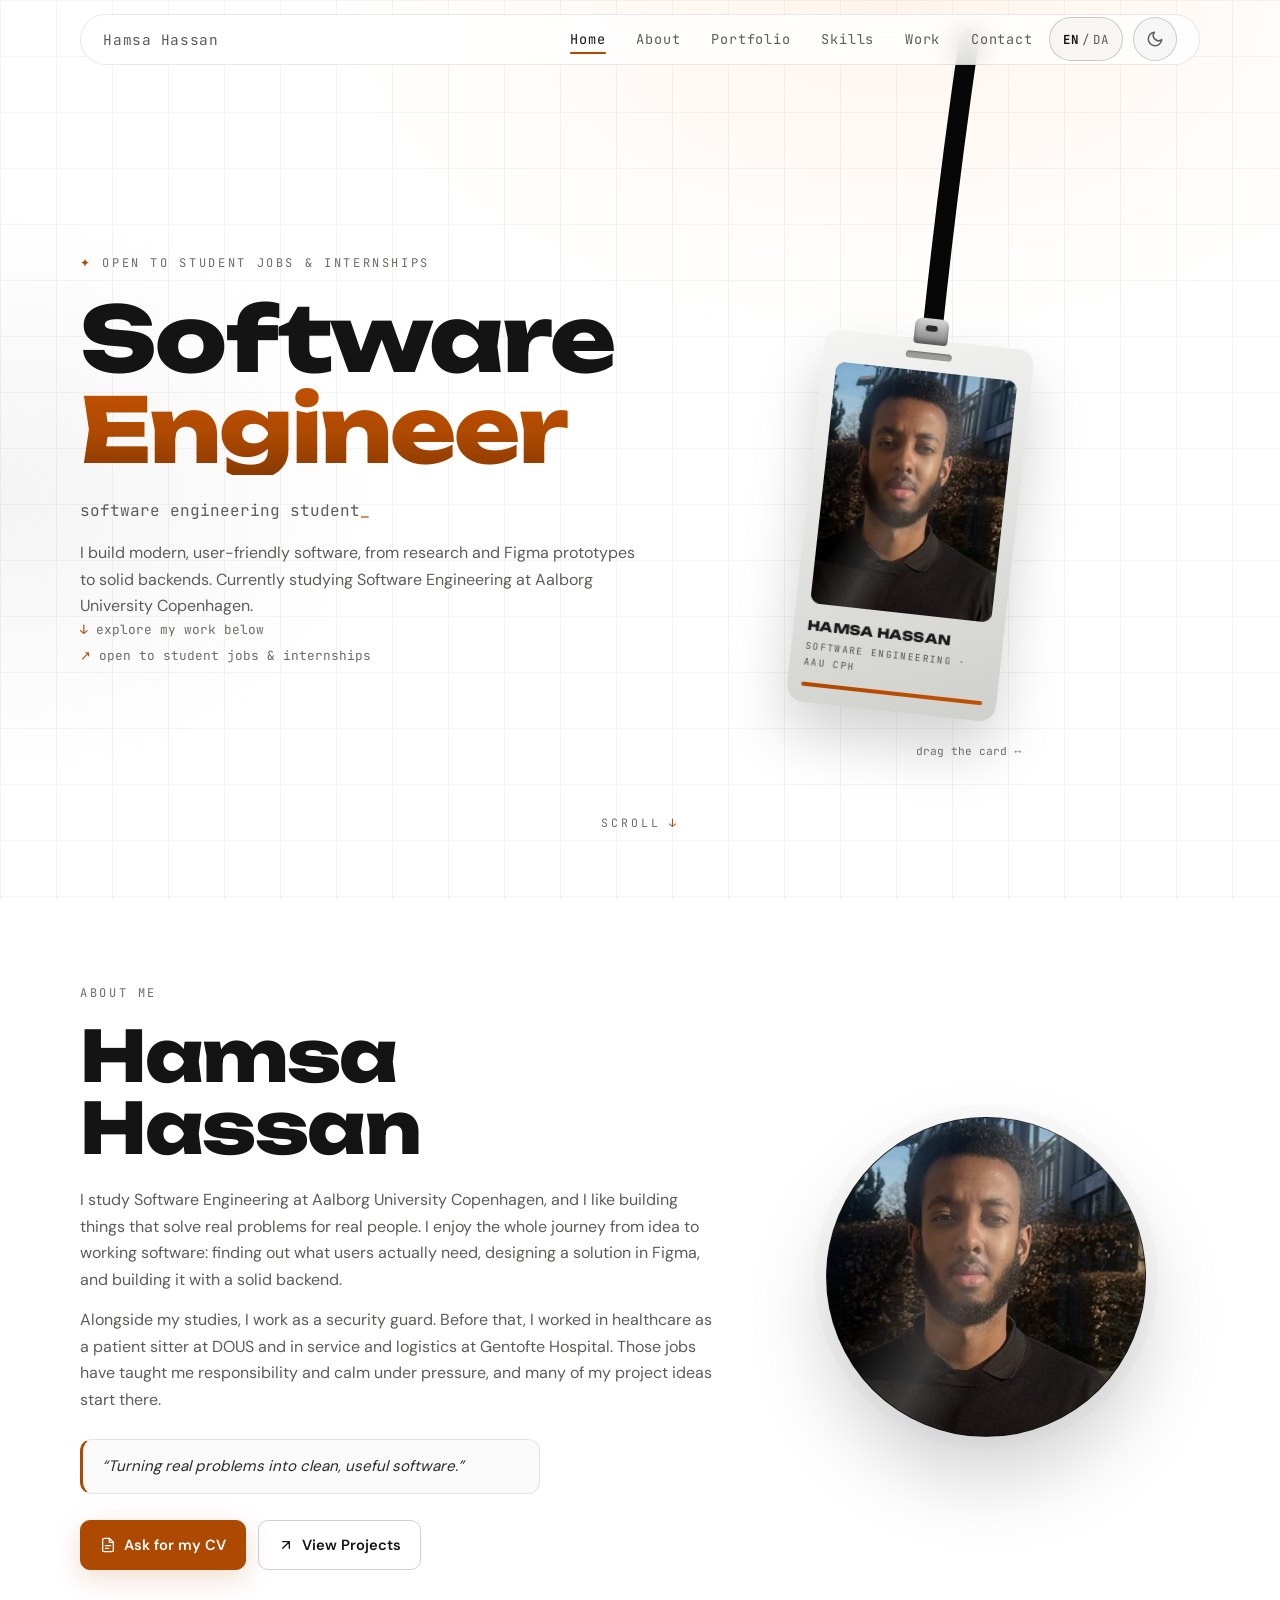
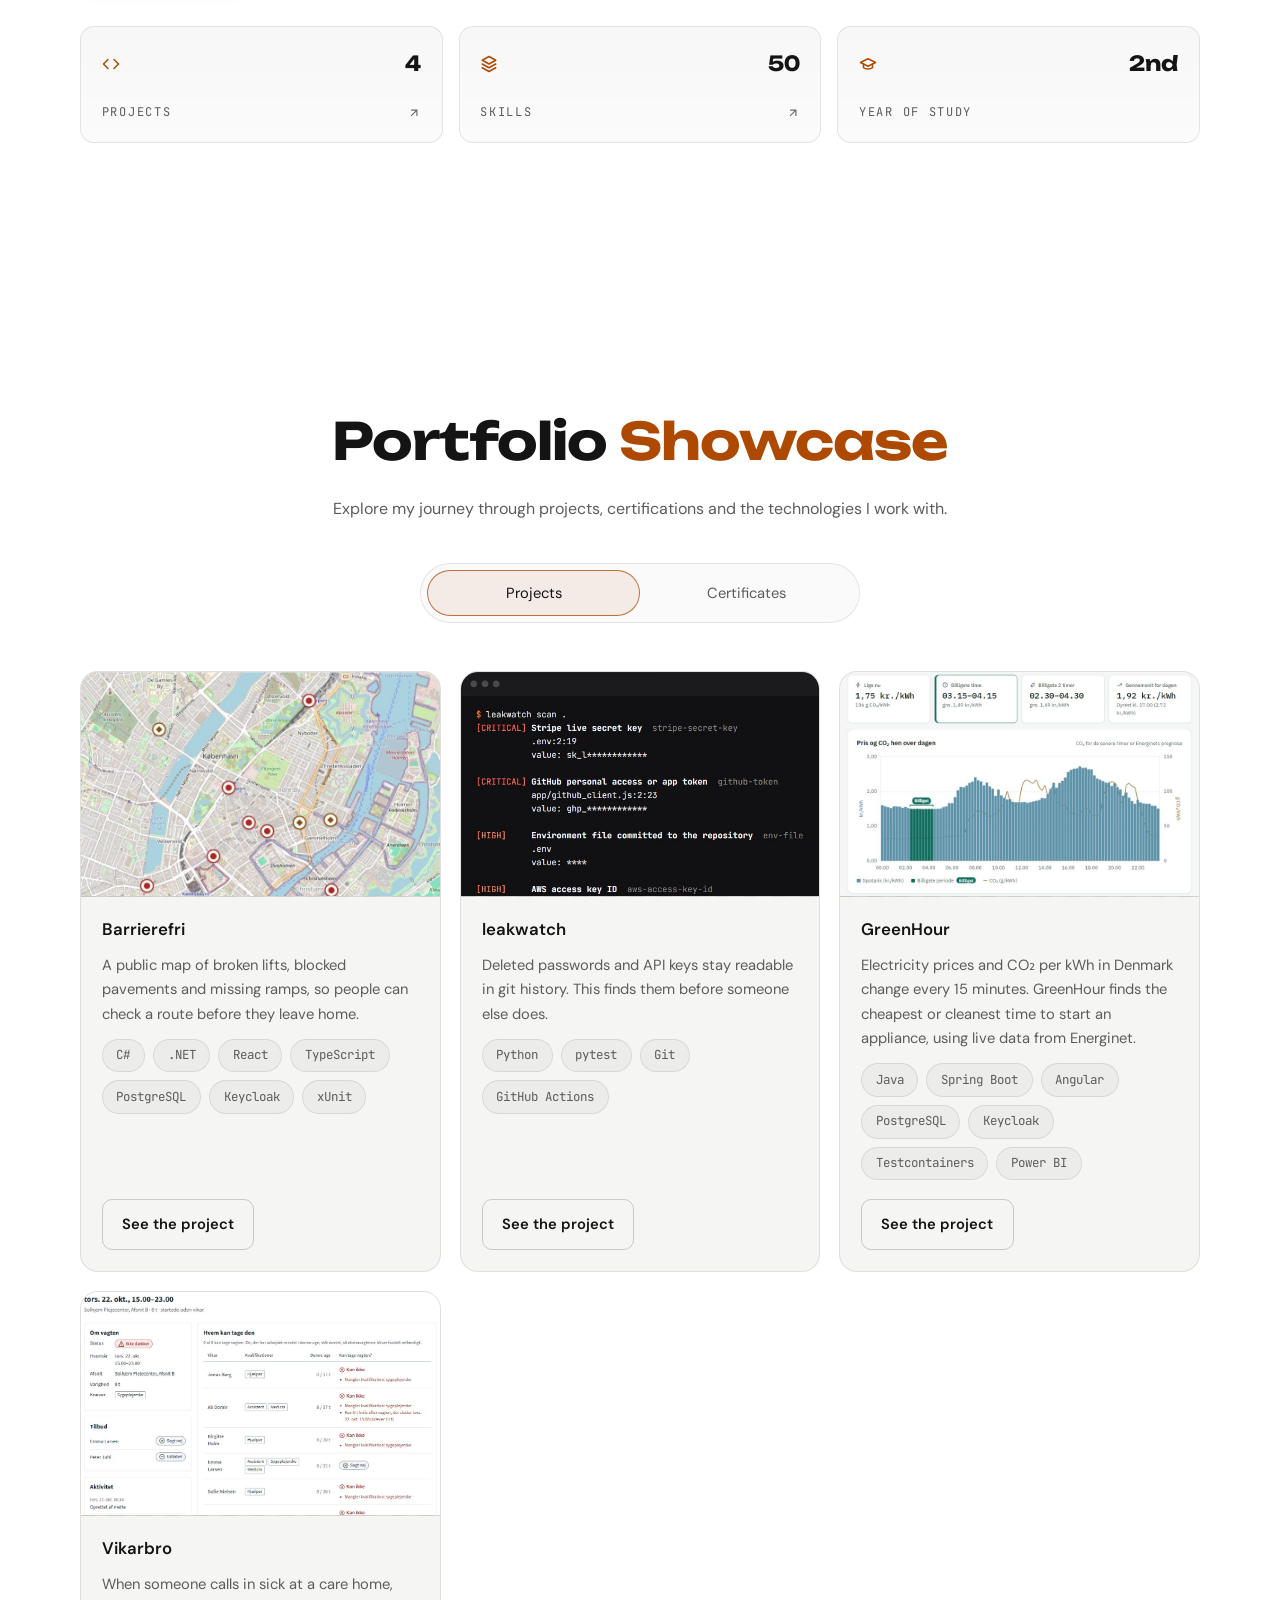
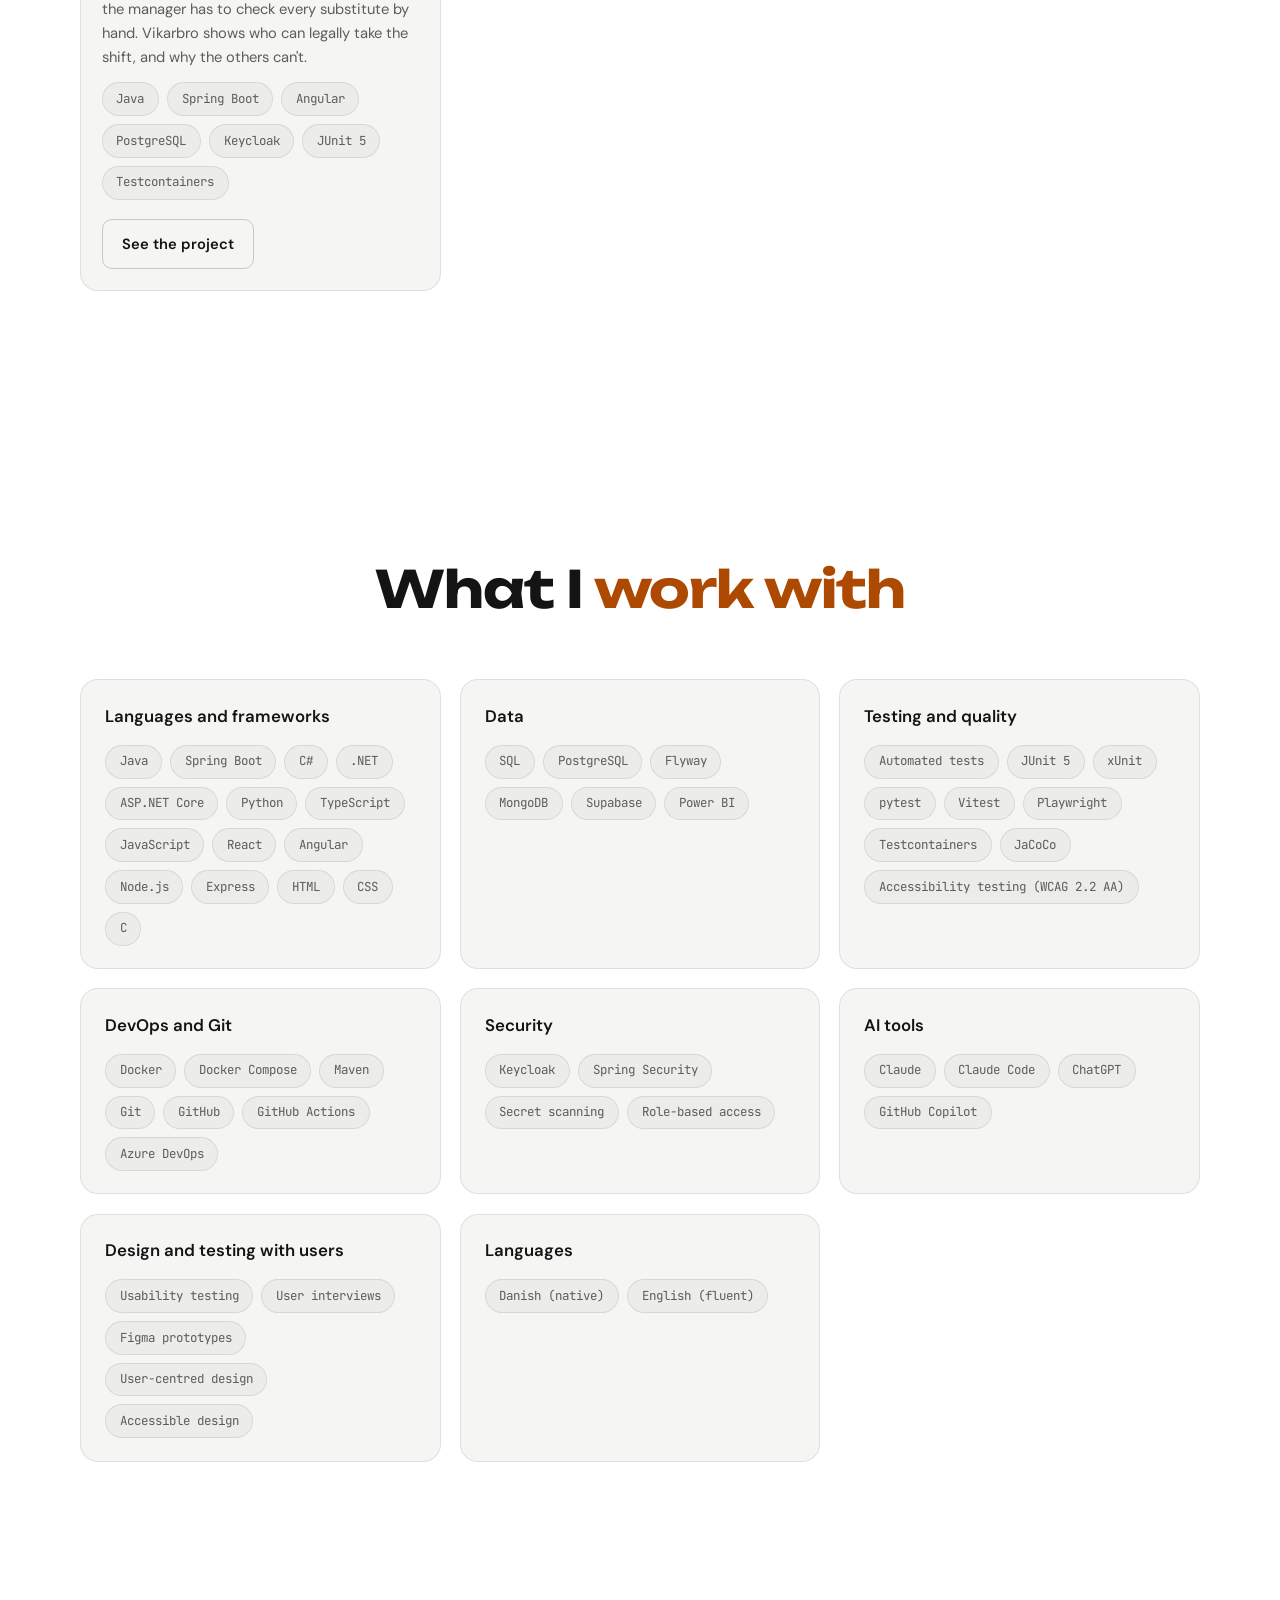
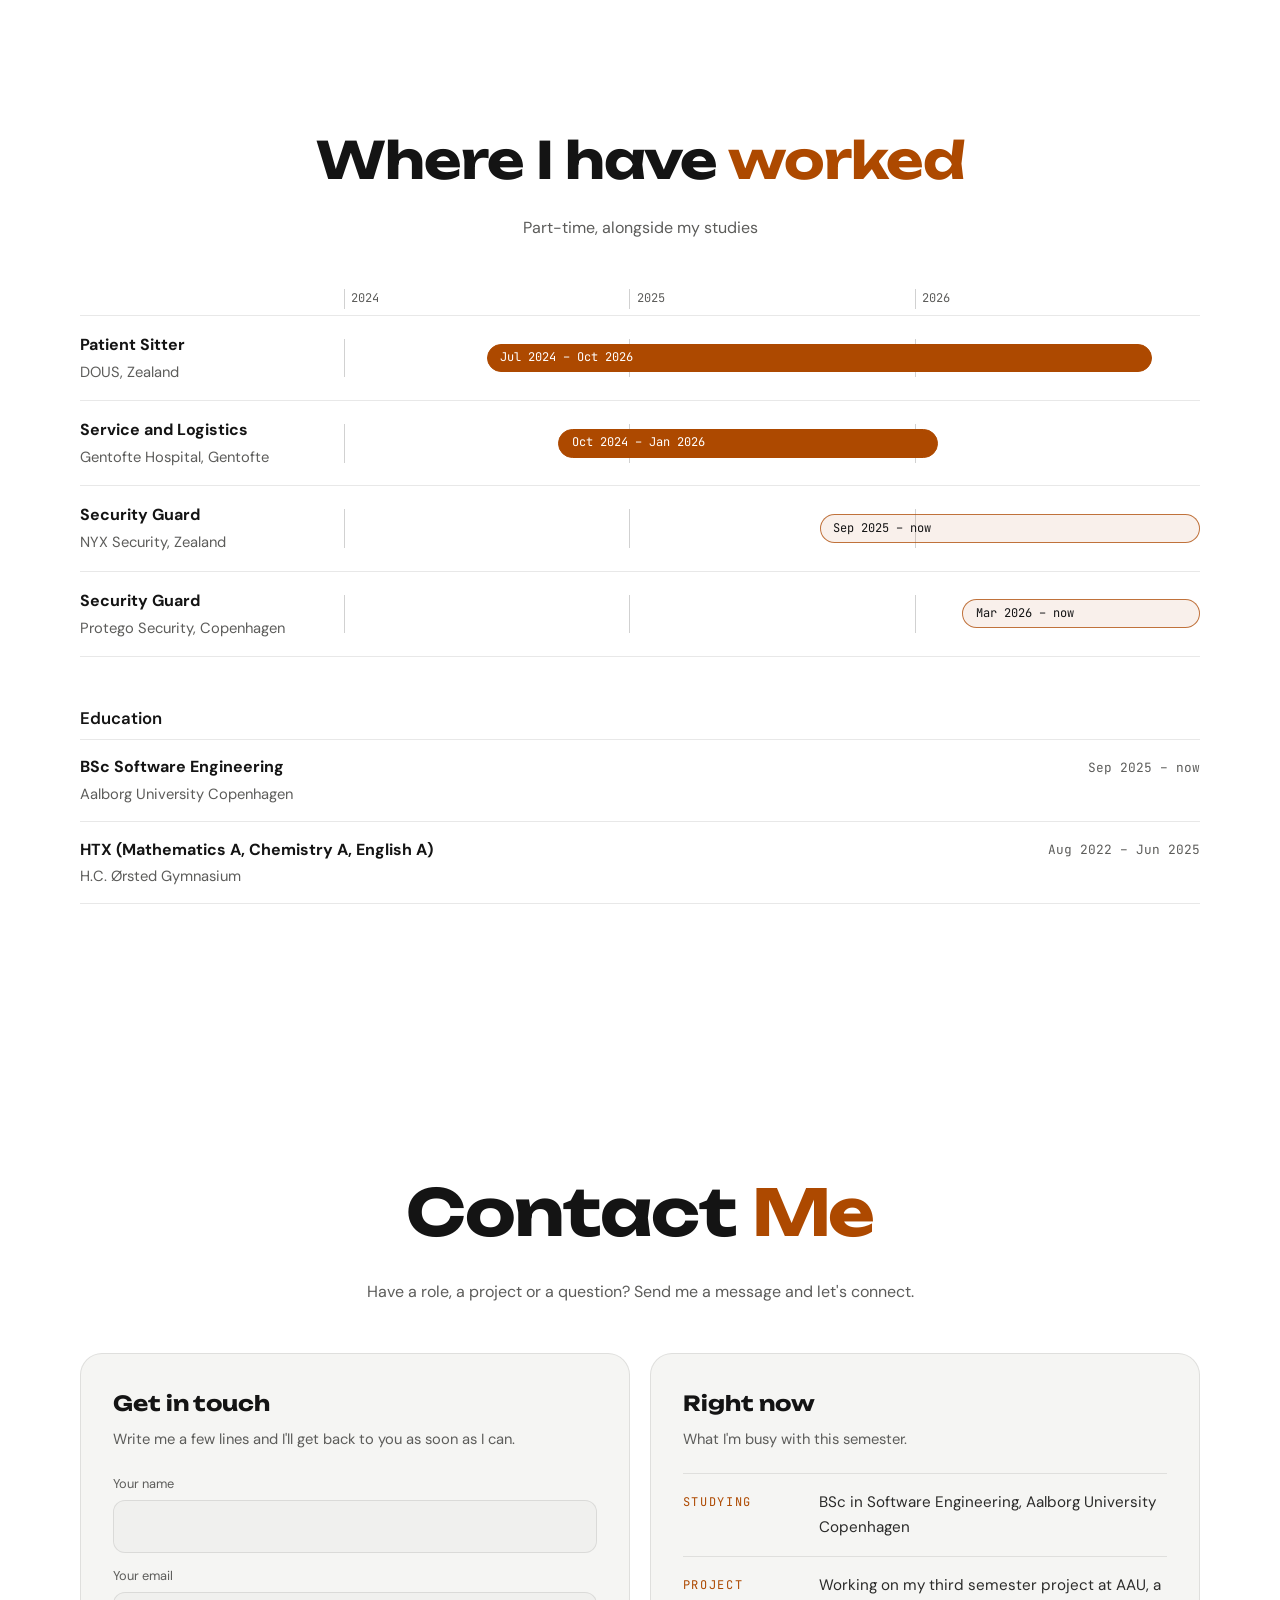
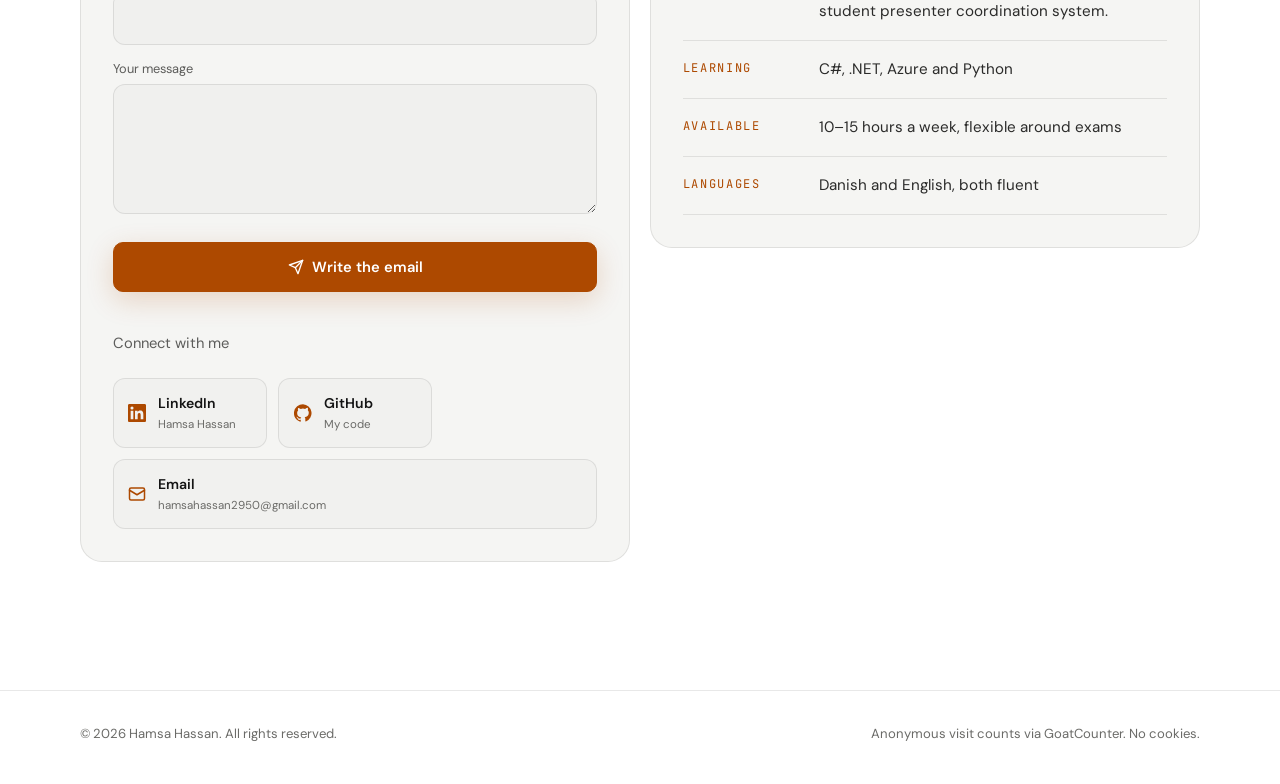
<file: index.html>
<!DOCTYPE html>
<html lang="en">
<head>
<meta charset="utf-8">
<meta name="viewport" content="width=device-width, initial-scale=1">
<!-- Title and description stay here in English for search engines and link previews.
     js/main.js sets them in the visitor's language. All other text is in TEXT in js/main.js. -->
<title>Hamsa Hassan | Software Engineering student, Copenhagen</title>
<meta name="description" content="Hamsa Hassan, Software Engineering student at Aalborg University Copenhagen. I build web applications with Java, C#, TypeScript, Angular and React.">
<link rel="canonical" href="https://hamsaalt.github.io/">
<meta name="theme-color" content="#0b0b0c">
<link rel="icon" href="images/favicon.svg" type="image/svg+xml">
<meta property="og:type" content="website">
<meta property="og:url" content="https://hamsaalt.github.io/">
<meta property="og:title" content="Hamsa Hassan | Software Engineering student, Copenhagen">
<meta property="og:description" content="Hamsa Hassan, Software Engineering student at Aalborg University Copenhagen. I build web applications with Java, C#, TypeScript, Angular and React.">
<meta property="og:image" content="https://hamsaalt.github.io/images/og.jpg">
<meta property="og:image:width" content="1200">
<meta property="og:image:height" content="630">
<meta property="og:image:alt" content="The top of Hamsa Hassan's portfolio: the heading Software Engineer and an ID card with his photo.">
<meta name="twitter:card" content="summary">
<meta name="twitter:image" content="https://hamsaalt.github.io/images/og.jpg">
<meta name="twitter:image:alt" content="The top of Hamsa Hassan's portfolio: the heading Software Engineer and an ID card with his photo.">
<meta name="twitter:title" content="Hamsa Hassan | Software Engineering student, Copenhagen">
<meta name="twitter:description" content="Hamsa Hassan, Software Engineering student at Aalborg University Copenhagen. I build web applications with Java, C#, TypeScript, Angular and React.">
<!-- Who this site is about, for search engines (schema.org Person). -->
<script type="application/ld+json">
{
  "@context": "https://schema.org",
  "@type": "Person",
  "name": "Hamsa Hassan",
  "url": "https://hamsaalt.github.io/",
  "image": "https://hamsaalt.github.io/images/photo.jpg",
  "email": "mailto:hamsahassan2950@gmail.com",
  "jobTitle": "Software Engineering student",
  "alumniOf": { "@type": "CollegeOrUniversity", "name": "Aalborg University", "url": "https://www.aau.dk/" },
  "affiliation": { "@type": "CollegeOrUniversity", "name": "Aalborg University", "url": "https://www.aau.dk/" },
  "address": { "@type": "PostalAddress", "addressLocality": "Copenhagen", "addressCountry": "DK" },
  "knowsAbout": ["Java", "C#", "TypeScript", "Angular", "React", "Spring Boot", ".NET", "PostgreSQL", "Docker", "Software testing", "IT security"],
  "sameAs": ["https://github.com/HamsaALT", "https://www.linkedin.com/in/hamsa-hassan-85b3a3378/"]
}
</script>
<!-- Sets the theme before the CSS loads, so the page never shows the wrong colours first.
     The visitor's own choice (saved by the button) wins; on a first visit it follows the
     system setting, and dark is the default when the system doesn't ask for light. -->
<script>
  (function () {
    var theme = null;
    try { theme = localStorage.getItem("theme"); } catch (e) {}
    if (theme !== "light" && theme !== "dark") {
      theme = window.matchMedia && window.matchMedia("(prefers-color-scheme: light)").matches ? "light" : "dark";
    }
    document.documentElement.setAttribute("data-theme", theme);
  })();
</script>
<link rel="stylesheet" href="css/style.css">
</head>
<body>

<div class="intro" id="intro" aria-hidden="true">
  <div class="intro-icons">
    <span><svg width="18" height="18" viewBox="0 0 24 24" fill="none" stroke="currentColor" stroke-width="2" stroke-linecap="round" stroke-linejoin="round"><path d="m16 18 6-6-6-6"/><path d="m8 6-6 6 6 6"/></svg></span>
    <span><svg width="18" height="18" viewBox="0 0 24 24" fill="none" stroke="currentColor" stroke-width="2" stroke-linecap="round" stroke-linejoin="round"><circle cx="12" cy="8" r="4"/><path d="M4 21a8 8 0 0 1 16 0"/></svg></span>
    <span><svg width="18" height="18" viewBox="0 0 24 24" fill="none" stroke="currentColor" stroke-width="2" stroke-linecap="round" stroke-linejoin="round"><circle cx="12" cy="12" r="10"/><path d="M2 12h20"/><path d="M12 2a15 15 0 0 1 0 20 15 15 0 0 1 0-20"/></svg></span>
  </div>
  <p class="intro-title" data-i18n-html="introTitle"></p>
</div>

<header class="nav-wrap">
  <div class="container">
    <nav class="nav" data-i18n-attr="aria-label:navLabel">
      <a class="brand" href="#home">Hamsa Hassan</a>
      <button class="nav-toggle" id="navToggle" type="button" aria-expanded="false" aria-controls="navLinks">
        <span data-i18n="navMenu"></span>
        <svg aria-hidden="true" focusable="false" viewBox="0 0 24 24" fill="none" stroke="currentColor" stroke-width="2" stroke-linecap="round"><path d="M4 7h16M4 12h16M4 17h16"/></svg>
      </button>
      <ul id="navLinks">
        <li><a href="#home" data-nav="home" data-i18n="navHome"></a></li>
        <li><a href="#about" data-nav="about" data-i18n="navAbout"></a></li>
        <li><a href="#portfolio" data-nav="portfolio" data-i18n="navPortfolio"></a></li>
        <li><a href="#skills" data-nav="skills" data-i18n="navSkills"></a></li>
        <li><a href="#experience" data-nav="experience" data-i18n="navWork"></a></li>
        <li><a href="#contact" data-nav="contact" data-i18n="navContact"></a></li>
      </ul>
      <button class="lang-switch" id="langSwitch" type="button">
        <span lang="en">EN</span><span aria-hidden="true">/</span><span lang="da">DA</span>
      </button>
      <button class="theme-switch" id="themeSwitch" type="button" aria-pressed="false">
        <svg class="i-sun" aria-hidden="true" focusable="false" viewBox="0 0 24 24" fill="none" stroke="currentColor" stroke-width="2" stroke-linecap="round" stroke-linejoin="round"><circle cx="12" cy="12" r="4"/><path d="M12 2v2M12 20v2M4.93 4.93l1.41 1.41M17.66 17.66l1.41 1.41M2 12h2M20 12h2M6.34 17.66l-1.41 1.41M19.07 4.93l-1.41 1.41"/></svg>
        <svg class="i-moon" aria-hidden="true" focusable="false" viewBox="0 0 24 24" fill="none" stroke="currentColor" stroke-width="2" stroke-linecap="round" stroke-linejoin="round"><path d="M21 12.8A9 9 0 1 1 11.2 3a7 7 0 0 0 9.8 9.8z"/></svg>
      </button>
    </nav>
  </div>
</header>

<main>
  <!-- ================= HOME ================= -->
  <section id="home" class="hero">
    <div class="container hero-grid">
      <div class="hero-text">
        <p class="label" data-i18n-html="heroLabel"></p>
        <h1 class="display" data-i18n-html="heroTitle"><span class="sr-only">Hamsa Hassan, </span><span>Software</span> <span class="dim">Engineer</span></h1>
        <p class="typing" data-i18n-attr="aria-label:typedLabel"><span id="typed" aria-hidden="true"></span><span class="caret" aria-hidden="true">_</span></p>
        <p class="desc" data-i18n="heroDesc"></p>
        <ul class="hint-lines">
          <li data-i18n-html="hintWork"></li>
          <li data-i18n-html="hintOpen"></li>
        </ul>
      </div>

      <div class="lanyard" id="lanyard" data-i18n-attr="aria-label:lanyardLabel">
        <svg aria-hidden="true">
          <path id="strapPath" class="strap-edge" d=""/>
          <path class="strap" id="strapBody" d=""/>
        </svg>
        <div class="badge" id="badge">
          <div class="clip"></div>
          <div class="card">
            <div class="card-slot"></div>
            <div class="photo">
              <img src="images/photo.jpg" data-i18n-attr="alt:photoAlt" alt="Photo of Hamsa Hassan" draggable="false">
            </div>
            <div class="card-meta">
              <strong>HAMSA HASSAN</strong>
              <span data-i18n="cardRole"></span>
            </div>
            <div class="card-stripe"></div>
          </div>
        </div>
        <p class="drag-tip" data-i18n="dragTip"></p>
      </div>
    </div>
    <a class="scroll-hint" href="#about"><span data-i18n="scrollHint"></span> <span class="accent">↓</span></a>
  </section>

  <!-- ================= ABOUT ================= -->
  <section id="about" class="about">
    <div class="container">
      <div class="about-grid">
        <div class="reveal">
          <p class="label" data-i18n="aboutLabel"></p>
          <h2 class="display">Hamsa<br>Hassan</h2>
          <p class="body" data-i18n="aboutP1"></p>
          <p class="body" data-i18n="aboutP2"></p>
          <p class="quote" data-i18n="quote"></p>
          <div class="buttons">
            <a class="btn btn-light" href="#contact" id="cvBtn">
              <svg viewBox="0 0 24 24" fill="none" stroke="currentColor" stroke-width="2" stroke-linecap="round" stroke-linejoin="round"><path d="M14 2H6a2 2 0 0 0-2 2v16a2 2 0 0 0 2 2h12a2 2 0 0 0 2-2V8z"/><path d="M14 2v6h6"/><path d="M8 13h8M8 17h5"/></svg>
              <span data-i18n="cvButton"></span>
            </a>
            <a class="btn" href="#portfolio">
              <svg viewBox="0 0 24 24" fill="none" stroke="currentColor" stroke-width="2" stroke-linecap="round" stroke-linejoin="round"><path d="M7 17 17 7M7 7h10v10"/></svg>
              <span data-i18n="viewProjects"></span>
            </a>
          </div>
        </div>
        <div class="portrait reveal"><img src="images/photo.jpg" data-i18n-attr="alt:photoAlt" alt="Photo of Hamsa Hassan"></div>
      </div>

      <div class="stats">
        <a class="stat reveal" href="#portfolio" data-open-tab="projects">
          <div class="stat-top"><svg viewBox="0 0 24 24" fill="none" stroke="currentColor" stroke-width="2" stroke-linecap="round" stroke-linejoin="round"><path d="m16 18 6-6-6-6"/><path d="m8 6-6 6 6 6"/></svg><span class="stat-value" id="statProjects"></span></div>
          <div class="stat-bottom"><span class="label" data-i18n="statProjects"></span><svg viewBox="0 0 24 24" fill="none" stroke="currentColor" stroke-width="2"><path d="M7 17 17 7M7 7h10v10"/></svg></div>
        </a>
        <a class="stat reveal" href="#skills">
          <div class="stat-top"><svg viewBox="0 0 24 24" fill="none" stroke="currentColor" stroke-width="2" stroke-linecap="round" stroke-linejoin="round"><path d="m12 2 9 5-9 5-9-5 9-5z"/><path d="m3 12 9 5 9-5"/><path d="m3 17 9 5 9-5"/></svg><span class="stat-value" id="statSkills"></span></div>
          <div class="stat-bottom"><span class="label" data-i18n="statSkills"></span><svg viewBox="0 0 24 24" fill="none" stroke="currentColor" stroke-width="2"><path d="M7 17 17 7M7 7h10v10"/></svg></div>
        </a>
        <div class="stat reveal">
          <div class="stat-top"><svg viewBox="0 0 24 24" fill="none" stroke="currentColor" stroke-width="2" stroke-linecap="round" stroke-linejoin="round"><path d="M22 10 12 5 2 10l10 5 10-5z"/><path d="M6 12v5c3 2 9 2 12 0v-5"/></svg><span class="stat-value" data-i18n="statYearValue"></span></div>
          <div class="stat-bottom"><span class="label" data-i18n="statYear"></span></div>
        </div>
      </div>
    </div>
  </section>

  <!-- ================= PORTFOLIO ================= -->
  <section id="portfolio">
    <div class="container">
      <div class="center reveal">
        <h2 class="section-title" data-i18n-html="portfolioTitle"></h2>
        <p class="section-sub" data-i18n="portfolioSub"></p>
      </div>

      <div class="tabs" role="tablist" data-i18n-attr="aria-label:tabsLabel">
        <div class="tab-indicator" id="tabIndicator" aria-hidden="true"></div>
        <button class="tab" role="tab" id="tab-projects" aria-controls="panel-projects" aria-selected="true" data-tab="projects" data-i18n="tabProjects"></button>
        <button class="tab" role="tab" id="tab-certificates" aria-controls="panel-certificates" aria-selected="false" tabindex="-1" data-tab="certificates" data-i18n="tabCertificates"></button>
      </div>

      <div class="panel" role="tabpanel" id="panel-projects" aria-labelledby="tab-projects">
        <div class="grid" id="projectGrid">
          <!-- Plain-HTML copy of the project cards (English), so search engines and visitors
               without JavaScript can read them. js/main.js replaces it with the cards from
               PROJECTS in the visitor's language. Update it when PROJECTS changes. -->
          <article class="p-card">
            <div class="p-preview"><img src="images/projects/barrierefri/card.jpg" width="800" height="500" alt="Barrierefri's map of central Copenhagen, with round markers for open reports and diamond-shaped markers for repairs under way." loading="lazy" decoding="async"></div>
            <div class="p-body">
              <h3>Barrierefri</h3>
              <p>A public map of broken lifts, blocked pavements and missing ramps, so people can check a route before they leave home.</p>
              <ul class="pills"><li>C#</li><li>.NET</li><li>React</li><li>TypeScript</li><li>PostgreSQL</li><li>Keycloak</li><li>xUnit</li></ul>
              <div class="p-foot">
                <a class="btn" href="https://github.com/HamsaALT/barrierefri" target="_blank" rel="noopener noreferrer">See the code<span class="sr-only">: Barrierefri</span></a>
              </div>
            </div>
          </article>
          <article class="p-card">
            <div class="p-preview"><img src="images/projects/leakwatch/card.jpg" width="640" height="400" alt="Terminal output from leakwatch scan: a Stripe live secret key and a GitHub token marked critical, a committed .env file marked high, each value hidden after the first four characters." loading="lazy" decoding="async"></div>
            <div class="p-body">
              <h3>leakwatch</h3>
              <p>Deleted passwords and API keys stay readable in git history. This finds them before someone else does.</p>
              <ul class="pills"><li>Python</li><li>pytest</li><li>Git</li><li>GitHub Actions</li></ul>
              <div class="p-foot">
                <a class="btn" href="https://github.com/HamsaALT/leakwatch" target="_blank" rel="noopener noreferrer">See the code<span class="sr-only">: leakwatch</span></a>
              </div>
            </div>
          </article>
          <article class="p-card">
            <div class="p-preview"><img src="images/projects/greenhour/card.jpg" width="960" height="600" alt="GreenHour's prices page: four summary cards with the current price, the cheapest hour, the cheapest two hours and the day's average, above a bar chart of the price per quarter hour with a CO₂ line, where the cheapest two hours are marked and labelled &quot;Billigst&quot;." loading="lazy" decoding="async"></div>
            <div class="p-body">
              <h3>GreenHour</h3>
              <p>Electricity prices and CO₂ per kWh in Denmark change every 15 minutes. GreenHour finds the cheapest or cleanest time to start an appliance, using live data from Energinet.</p>
              <ul class="pills"><li>Java</li><li>Spring Boot</li><li>Angular</li><li>PostgreSQL</li><li>Keycloak</li><li>Testcontainers</li><li>Power BI</li></ul>
              <div class="p-foot">
                <a class="btn" href="https://github.com/HamsaALT/greenhour" target="_blank" rel="noopener noreferrer">See the code<span class="sr-only">: GreenHour</span></a>
              </div>
            </div>
          </article>
          <article class="p-card">
            <div class="p-preview"><img src="images/projects/vikarbro/card.jpg" width="1000" height="625" alt="Vikarbro's shift page: the shift's details on the left and a table of substitutes on the right, each marked &quot;Kan ikke&quot; (can't) with the reason, such as a missing qualification or too little rest." loading="lazy" decoding="async"></div>
            <div class="p-body">
              <h3>Vikarbro</h3>
              <p>When someone calls in sick at a care home, the manager has to check every substitute by hand. Vikarbro shows who can legally take the shift, and why the others can't.</p>
              <ul class="pills"><li>Java</li><li>Spring Boot</li><li>Angular</li><li>PostgreSQL</li><li>Keycloak</li><li>JUnit 5</li><li>Testcontainers</li></ul>
              <div class="p-foot">
                <a class="btn" href="https://github.com/HamsaALT/vikarbro" target="_blank" rel="noopener noreferrer">See the code<span class="sr-only">: Vikarbro</span></a>
              </div>
            </div>
          </article>
        </div>
      </div>
      <div class="panel" role="tabpanel" id="panel-certificates" aria-labelledby="tab-certificates" hidden>
        <div class="grid" id="certGrid"></div>
      </div>
    </div>
  </section>

  <!-- ================= SKILLS ================= -->
  <section id="skills" aria-labelledby="skills-title">
    <div class="container">
      <div class="center reveal">
        <h2 class="section-title" id="skills-title" data-i18n-html="skillsTitle"></h2>
      </div>
      <div class="skill-grid" id="skillGrid"></div>
    </div>
  </section>

  <!-- ================= WORK AND EDUCATION ================= -->
  <section id="experience" aria-labelledby="work-title">
    <div class="container">
      <div class="center reveal">
        <h2 class="section-title" id="work-title" data-i18n-html="workTitle"></h2>
        <p class="section-sub" id="work-note" data-i18n="workNote"></p>
      </div>
      <div class="timeline reveal">
        <div class="tl-axis" id="tlAxis" aria-hidden="true"></div>
        <ol class="tl-list" id="jobList"></ol>
      </div>
      <h3 class="edu-title" id="edu-title" data-i18n="eduTitle"></h3>
      <ol class="edu" id="eduList" aria-labelledby="edu-title"></ol>
    </div>
  </section>

  <!-- ================= CONTACT ================= -->
  <section id="contact" class="contact">
    <div class="container">
      <div class="center reveal">
        <h2 class="section-title" data-i18n-html="contactTitle"></h2>
        <p class="section-sub" data-i18n="contactSub"></p>
      </div>

      <div class="contact-grid">
        <div class="box reveal">
          <h3 data-i18n="getInTouch"></h3>
          <p data-i18n="getInTouchText"></p>
          <form id="contactForm" novalidate>
            <div class="field">
              <label for="f-name" data-i18n="formName"></label>
              <input id="f-name" name="name" autocomplete="name" required>
            </div>
            <div class="field">
              <label for="f-email" data-i18n="formEmail"></label>
              <input id="f-email" name="email" type="email" autocomplete="email" required>
            </div>
            <div class="field">
              <label for="f-message" data-i18n="formMessage"></label>
              <textarea id="f-message" name="message" required></textarea>
            </div>
            <button class="btn btn-light form-btn" type="submit">
              <svg viewBox="0 0 24 24" fill="none" stroke="currentColor" stroke-width="2" stroke-linecap="round" stroke-linejoin="round"><path d="m22 2-7 20-4-9-9-4 20-7z"/><path d="M22 2 11 13"/></svg>
              <span data-i18n="formSubmit"></span>
            </button>
            <p class="form-status" id="formStatus" role="status"></p>
          </form>

          <p class="connect-title" data-i18n="connectTitle"></p>
          <div class="socials">
            <a class="social" href="https://www.linkedin.com/in/hamsa-hassan-85b3a3378/" target="_blank" rel="noopener noreferrer">
              <svg viewBox="0 0 24 24" fill="currentColor"><path d="M20.45 20.45h-3.56v-5.57c0-1.33-.02-3.04-1.85-3.04-1.85 0-2.14 1.45-2.14 2.94v5.67H9.35V9h3.41v1.56h.05c.48-.9 1.64-1.85 3.37-1.85 3.6 0 4.27 2.37 4.27 5.46v6.28zM5.34 7.43a2.06 2.06 0 1 1 0-4.13 2.06 2.06 0 0 1 0 4.13zM7.12 20.45H3.56V9h3.56v11.45zM22.22 0H1.77C.79 0 0 .77 0 1.73v20.54C0 23.23.79 24 1.77 24h20.45c.98 0 1.78-.77 1.78-1.73V1.73C24 .77 23.2 0 22.22 0z"/></svg>
              <span><strong>LinkedIn</strong><small>Hamsa Hassan</small></span>
            </a>
            <a class="social" href="https://github.com/HamsaALT" target="_blank" rel="noopener noreferrer">
              <svg viewBox="0 0 24 24" fill="currentColor"><path d="M12 .3a12 12 0 0 0-3.8 23.4c.6.1.8-.3.8-.6v-2c-3.3.7-4-1.6-4-1.6-.6-1.4-1.4-1.8-1.4-1.8-1-.7.1-.7.1-.7 1.2.1 1.8 1.2 1.8 1.2 1 1.8 2.8 1.3 3.5 1 0-.8.4-1.3.7-1.6-2.7-.3-5.5-1.3-5.5-6 0-1.2.5-2.3 1.3-3.1-.2-.4-.6-1.6 0-3.2 0 0 1-.3 3.4 1.2a11.5 11.5 0 0 1 6 0C17.3 4.6 18.3 5 18.3 5c.7 1.6.2 2.8.1 3.2.8.8 1.3 1.9 1.3 3.1 0 4.7-2.8 5.7-5.5 6 .5.4.9 1.1.9 2.2v3.3c0 .3.1.7.8.6A12 12 0 0 0 12 .3"/></svg>
              <span><strong>GitHub</strong><small data-i18n="githubSmall"></small></span>
            </a>
            <a class="social social-wide" href="mailto:hamsahassan2950@gmail.com">
              <svg viewBox="0 0 24 24" fill="none" stroke="currentColor" stroke-width="2" stroke-linecap="round" stroke-linejoin="round"><rect x="2" y="4" width="20" height="16" rx="2"/><path d="m22 7-10 6L2 7"/></svg>
              <span><strong data-i18n="emailLabel"></strong><small>hamsahassan2950@gmail.com</small></span>
            </a>
          </div>
        </div>

        <div class="box reveal">
          <h3 data-i18n="nowTitle"></h3>
          <p data-i18n="nowText"></p>
          <ul class="now">
            <li><span class="label" data-i18n="nowStudyingLabel"></span><span data-i18n="nowStudying"></span></li>
            <li><span class="label" data-i18n="nowBuildingLabel"></span><span data-i18n="nowBuilding"></span></li>
            <li><span class="label" data-i18n="nowLearningLabel"></span><span data-i18n="nowLearning"></span></li>
            <li><span class="label" data-i18n="nowAvailableLabel"></span><span data-i18n="nowAvailable"></span></li>
            <li><span class="label" data-i18n="nowLanguagesLabel"></span><span data-i18n="nowLanguages"></span></li>
          </ul>
        </div>
      </div>
    </div>
  </section>
</main>

<footer>
  <div class="container">
    <span>© <span id="year">2026</span> Hamsa Hassan. <span data-i18n="rights"></span></span>
    <span data-i18n="analyticsNote"></span>
  </div>
</footer>

<!-- Project view: filled from PROJECTS in js/main.js when a "See the project" button is used. -->
<div class="overlay" id="projectOverlay" hidden>
  <div class="ov-panel" role="dialog" aria-modal="true" aria-labelledby="overlayTitle" tabindex="-1">
    <div class="ov-bar">
      <span class="ov-bar-label" data-i18n="overlayLabel"></span>
      <button class="btn ov-close" type="button">
        <svg viewBox="0 0 24 24" fill="none" stroke="currentColor" stroke-width="2" stroke-linecap="round" aria-hidden="true"><path d="M6 6l12 12M18 6 6 18"/></svg>
        <span data-i18n="overlayClose"></span><span class="sr-only" data-i18n="overlayCloseHint"></span>
      </button>
    </div>
    <div class="ov-body" id="overlayBody"></div>
  </div>
</div>

<script src="js/main.js"></script>
<!-- Anonymous visit counts (GoatCounter, no cookies). The page works the same if this is blocked. -->
<script data-goatcounter="https://hamsahassan.goatcounter.com/count" async src="//gc.zgo.at/count.js"></script>
</body>
</html>
</file>
<file: css/style.css>
/* Layout idea: one dark page with a faint grid, a floating nav, and four sections
   (home, about, portfolio, contact). Wide display type for names, mono for small labels. */
:root {
  color-scheme: dark;
  --bg: #0b0b0c;
  --panel: #141415;
  --panel-2: #1b1b1d;
  --ink: #f2f2f0;
  --muted: #9a9a98;
  --faint: #5f5f5e;
  --line: rgba(255,255,255,.08);
  --line-2: rgba(255,255,255,.16);
  --accent: #ff7a1a;
  --accent-2: #ffa25a;
  --accent-ink: #140a02;
  --accent-soft: rgba(255,122,26,.14);
  --accent-line: rgba(255,122,26,.45);
  --backdrop: rgba(0,0,0,.75);
  /* Barrierefri demo: status colours from the real app, always on a light background */
  --status-open: #b3261e; --status-open-soft: #fcebea;
  --status-progress: #8a4a00; --status-progress-soft: #fcf0dc;
  --status-resolved: #1d6b35; --status-resolved-soft: #e5f3e8;
  --status-rejected: #4b535a; --status-rejected-soft: #eceeef;
  --pin-ink: #16191d; --pin-disc: #fff;
  --map-bg: #18191b; --map-street: #3a3c40; --map-water: #1c2d39; --map-park: #1d2c21;
  --map-building: #2c2d31; --map-square: #232427; --map-zebra: #8d8d8a;
  /* leakwatch demo */
  --sev-critical: #ffb1ab; --sev-high: #ffc9a6; --sev-medium: #f3d27a;
  --mark: rgba(255,122,26,.3);
  /* Vikarbro demo: "can take it" */
  --ok: #8fd19e;
  /* Surfaces, tints and shadows that change with the theme */
  --accent-3: #d9530a;
  --accent-label: rgba(255,122,26,.85);
  --ink-2: #d6d6d4;
  --nav-bg: rgba(14,14,15,.72);
  --intro-bg: #000;
  --tint-1: rgba(255,255,255,.02);
  --tint-2: rgba(255,255,255,.03);
  --tint-3: rgba(255,255,255,.04);
  --tint-4: rgba(255,255,255,.05);
  --tint-5: rgba(255,255,255,.06);
  --tint-6: rgba(255,255,255,.11);
  --grid-line: rgba(255,255,255,.035);
  --glow: rgba(255,122,26,.09);
  --shadow-lg: rgba(0,0,0,.6);
  --btn-glow: rgba(255,122,26,.25);
  --preview-1: #262628; --preview-2: #121213;
  /* The ID card and lanyard are a physical object: same colours in both themes */
  --strap: #070707; --strap-edge: rgba(255,255,255,.12);
  --clip-1: #d7d7d7; --clip-2: #7c7c7c; --clip-hole: #2a2a2a;
  --badge-1: #f4f4f2; --badge-2: #cfcfcc; --badge-slot: #9d9d9a; --badge-ink: #1a1a1a; --badge-muted: #555;
  --badge-shade: rgba(0,0,0,.35); --badge-shine: rgba(255,255,255,.8);
  --photo-1: #5c5c5c; --photo-2: #1d1d1d; --photo-3: #0d0d0d;
  --portrait-1: #6a6a6a; --portrait-2: #222; --portrait-3: #0e0e0e;
  --sheen: rgba(255,255,255,.18); --sheen-2: rgba(255,255,255,.22); --initials: rgba(255,255,255,.85);
  --font-display: "Unbounded", "Arial Black", system-ui, sans-serif;
  --font-body: "DM Sans", system-ui, -apple-system, "Segoe UI", Roboto, sans-serif;
  --font-mono: "JetBrains Mono", ui-monospace, Menlo, Consolas, monospace;
  --radius: 18px;
  --max: 1120px;
}

/* Light theme: set by data-theme on <html> (see the small script in index.html).
   The orange is darker here so text passes 4.5:1 and borders 3:1 on white. */
:root[data-theme="light"] {
  color-scheme: light;
  --bg: #ffffff;
  --panel: #f5f5f3;
  --panel-2: #ececea;
  --ink: #141414;
  --ink-2: #2b2b2a;
  --muted: #5c5c5a;
  --faint: #6b6b68;
  --line: rgba(0,0,0,.09);
  --line-2: rgba(0,0,0,.18);
  --accent: #ad4900;
  --accent-2: #c25100;
  --accent-3: #8a3a00;
  --accent-label: #ad4900;
  --accent-ink: #ffffff;
  --accent-soft: rgba(173,73,0,.08);
  --accent-line: rgba(173,73,0,.75); /* 3:1 or more against white and the panels, for borders that show state */
  --backdrop: rgba(20,20,20,.5);
  --nav-bg: rgba(255,255,255,.82);
  --intro-bg: #ffffff;
  --tint-1: rgba(0,0,0,.015);
  --tint-2: rgba(0,0,0,.02);
  --tint-3: rgba(0,0,0,.03);
  --tint-4: rgba(0,0,0,.035);
  --tint-5: rgba(0,0,0,.05);
  --tint-6: rgba(0,0,0,.09);
  --grid-line: rgba(0,0,0,.045);
  --glow: rgba(255,122,26,.08);
  --shadow-lg: rgba(0,0,0,.18);
  --btn-glow: rgba(173,73,0,.2);
  --preview-1: #f0f0ee; --preview-2: #e2e2df;
  --map-bg: #eef0ec; --map-street: #ffffff; --map-water: #cde2ee; --map-park: #d5e8d4;
  --map-building: #dcdcd8; --map-square: #e6e6e2; --map-zebra: #8d8d8a;
  --sev-critical: #b3261e; --sev-high: #8f3a00; --sev-medium: #6e5400;
  --mark: rgba(173,73,0,.16);
  --ok: #1d6b35;
}

@font-face { font-family: "Unbounded"; font-weight: 200 900; font-display: swap; src: url("../fonts/unbounded.woff2") format("woff2"); }
@font-face { font-family: "DM Sans"; font-weight: 100 1000; font-display: swap; src: url("../fonts/dm-sans.woff2") format("woff2"); }
@font-face { font-family: "JetBrains Mono"; font-weight: 100 800; font-display: swap; src: url("../fonts/jetbrains-mono.woff2") format("woff2"); }

*, *::before, *::after { box-sizing: border-box; }
html { scroll-behavior: smooth; scroll-padding-top: 90px; }
body {
  margin: 0;
  background-color: var(--bg);
  background-image:
    radial-gradient(60rem 36rem at 70% 0%, var(--glow), transparent 60%),
    radial-gradient(40rem 30rem at 0% 55%, var(--grid-line), transparent 60%),
    linear-gradient(var(--grid-line) 1px, transparent 1px),
    linear-gradient(90deg, var(--grid-line) 1px, transparent 1px);
  background-size: auto, auto, 56px 56px, 56px 56px;
  background-attachment: fixed;
  color: var(--ink);
  font-family: var(--font-body);
  font-size: 1rem;
  line-height: 1.65;
  -webkit-font-smoothing: antialiased;
  overflow-x: hidden;
}
img { max-width: 100%; display: block; }
a { color: inherit; }
h1, h2, h3 { margin: 0; text-wrap: balance; }
p { margin: 0; }
:focus-visible { outline: 2px solid var(--accent); outline-offset: 3px; border-radius: 6px; }
.container { width: min(100% - 2.5rem, var(--max)); margin-inline: auto; }
.mono { font-family: var(--font-mono); }
.display { font-family: var(--font-display); font-weight: 800; letter-spacing: -.02em; line-height: 1.02; }
.label { font-family: var(--font-mono); font-size: .75rem; letter-spacing: .22em; text-transform: uppercase; color: var(--faint); }
.dim {
  background: linear-gradient(180deg, var(--accent-2), var(--accent) 55%, var(--accent-3));
  -webkit-background-clip: text; background-clip: text; color: transparent;
}
.sr-only { position: absolute; width: 1px; height: 1px; overflow: hidden; clip: rect(0 0 0 0); white-space: nowrap; }

/* ---------- Intro ---------- */
.intro {
  position: fixed; inset: 0; z-index: 50;
  display: grid; place-items: center; align-content: center; gap: 1.1rem;
  background: var(--intro-bg); text-align: center; cursor: pointer;
  transition: opacity .7s ease, visibility .7s ease;
}
.intro.hide { opacity: 0; visibility: hidden; }
.intro-icons { display: flex; gap: .9rem; }
.intro-icons span {
  width: 42px; height: 42px; border-radius: 50%; display: grid; place-items: center;
  border: 1px solid var(--accent-line); color: var(--accent);
  animation: pop .6s ease both;
}
.intro-icons span:nth-child(2) { animation-delay: .12s; }
.intro-icons span:nth-child(3) { animation-delay: .24s; }
.intro-title { margin: 0; text-wrap: balance; font-family: var(--font-display); font-weight: 700; font-size: clamp(1.3rem, 3.4vw, 2.2rem); line-height: 1.2; animation: rise .8s .3s ease both; }
@keyframes pop { from { opacity: 0; transform: scale(.6); } }
@keyframes rise { from { opacity: 0; transform: translateY(14px); filter: blur(6px); } }

/* ---------- Nav ---------- */
.nav-wrap { position: fixed; top: 14px; left: 0; right: 0; z-index: 20; }
.nav {
  display: flex; align-items: center; justify-content: space-between; gap: 1rem;
  padding: .7rem 1.4rem;
  border: 1px solid var(--line); border-radius: 999px;
  background: var(--nav-bg); backdrop-filter: blur(14px);
}
.brand { font-family: var(--font-mono); font-size: .9rem; color: var(--muted); text-decoration: none; letter-spacing: .04em; white-space: nowrap; }
.brand:hover { color: var(--ink); }
.accent { color: var(--accent); font-weight: inherit; }
.nav ul { display: flex; gap: clamp(.6rem, 2.4vw, 2rem); list-style: none; margin: 0; padding: 0; }
.nav ul a {
  position: relative; font-family: var(--font-mono); font-size: .85rem; letter-spacing: .06em;
  color: var(--muted); text-decoration: none; padding: .2rem 0;
}
.nav ul a::after {
  content: ""; position: absolute; left: 0; right: 0; bottom: -3px; height: 2px; border-radius: 2px; background: var(--accent);
  transform: scaleX(0); transition: transform .3s ease;
}
.nav ul a:hover, .nav ul a.active { color: var(--ink); }
.nav ul a.active::after { transform: scaleX(1); }
.nav ul { margin-left: auto; }
/* Menu button: only shown below 900 px, where six links don't fit in one row */
.nav-toggle {
  display: none; align-items: center; gap: .45rem; flex: none; margin-left: auto;
  min-height: 44px; margin-block: -.55rem; padding: 0 .85rem;
  font-family: var(--font-mono); font-size: .78rem; letter-spacing: .06em; color: var(--muted);
  background: var(--tint-3); border: 1px solid var(--line-2); border-radius: 999px; cursor: pointer;
}
.nav-toggle:hover, .nav-toggle[aria-expanded="true"] { border-color: var(--accent-line); color: var(--ink); }
.nav-toggle svg { width: 16px; height: 16px; }
/* Narrow phones: the menu button shows only its icon, so the name, EN/DA and the theme
   button still fit on one line. The word "Menu" stays as its accessible name. */
@media (max-width: 420px) {
  .nav-toggle { min-width: 44px; padding: 0; justify-content: center; }
  .nav-toggle span { position: absolute; width: 1px; height: 1px; overflow: hidden; clip: rect(0 0 0 0); white-space: nowrap; }
}
@media (max-width: 899px) {
  .nav { position: relative; }
  .nav-toggle { display: inline-flex; }
  .nav ul {
    display: none; position: absolute; top: calc(100% + .5rem); left: 0; right: 0;
    flex-direction: column; gap: 0; margin: 0; padding: .5rem 1.2rem;
    background: var(--bg); border: 1px solid var(--line); border-radius: var(--radius);
  }
  .nav.open ul { display: flex; }
  .nav ul a { display: inline-flex; align-items: center; min-height: 44px; }
  .nav ul a::after { bottom: 8px; }
}
/* EN/DA switch: 44 px target; the negative margin keeps the nav the same height */
.lang-switch, .theme-switch {
  display: inline-flex; align-items: center; justify-content: center; gap: .2rem; flex: none;
  min-width: 44px; min-height: 44px; margin-block: -.55rem; padding: 0 .85rem;
  font-family: var(--font-mono); font-size: .78rem; letter-spacing: .06em; color: var(--muted);
  background: var(--tint-3); border: 1px solid var(--line-2); border-radius: 999px; cursor: pointer;
}
.lang-switch:hover, .theme-switch:hover { border-color: var(--accent-line); color: var(--ink); }
.lang-switch .is-active { color: var(--ink); font-weight: 700; }
.theme-switch { padding: 0; margin-left: -.4rem; }
.theme-switch svg { width: 18px; height: 18px; }
/* The icon shows the theme you switch to: a sun in dark, a moon in light */
.theme-switch .i-moon, :root[data-theme="light"] .theme-switch .i-sun { display: none; }
:root[data-theme="light"] .theme-switch .i-moon { display: block; }

/* ---------- Sections ---------- */
section { position: relative; padding: clamp(5rem, 10vw, 8rem) 0; }

/* ---------- Hero ---------- */
.hero { padding-top: clamp(8rem, 14vw, 10rem); padding-bottom: 6rem; }
.hero-grid { display: grid; grid-template-columns: 1.15fr .85fr; gap: 2rem; align-items: center; }
.hero h1 { font-size: clamp(2.6rem, 7.2vw, 5.6rem); margin: 1.2rem 0 1.4rem; }
.hero h1 span { display: block; }
.typing { font-family: var(--font-mono); color: var(--muted); font-size: 1rem; min-height: 1.6em; margin-bottom: 1rem; }
.caret { color: var(--accent); animation: blink 1s steps(1) infinite; }
@keyframes blink { 50% { opacity: 0; } }
.hero-text > p.desc { color: var(--muted); max-width: 52ch; }
.pills { display: flex; flex-wrap: wrap; gap: .5rem; list-style: none; padding: 0; margin: 1.6rem 0; }
.pills li { font-family: var(--font-mono); font-size: .78rem; padding: .35rem .85rem; border-radius: 999px; background: var(--tint-4); border: 1px solid var(--line); color: var(--muted); }
.hint-lines { list-style: none; padding: 0; margin: 0; font-family: var(--font-mono); font-size: .8rem; color: var(--faint); display: grid; gap: .3rem; }
.scroll-hint {
  position: absolute; left: 50%; bottom: 1.5rem; transform: translateX(-50%);
  font-family: var(--font-mono); font-size: .72rem; letter-spacing: .25em; color: var(--faint); text-decoration: none;
  display: flex; align-items: center; gap: .5rem;
}
.scroll-hint span { display: inline-block; animation: bob 1.8s ease-in-out infinite; }
@keyframes bob { 50% { transform: translateY(4px); } }

/* ID badge on a lanyard */
.lanyard { position: relative; height: 600px; touch-action: none; }
.lanyard svg { position: absolute; inset: 0; width: 100%; height: 100%; overflow: visible; pointer-events: none; }
.strap { fill: none; stroke: var(--strap); stroke-width: 20; stroke-linecap: round; }
.strap-edge { fill: none; stroke: var(--strap-edge); stroke-width: 21; stroke-linecap: round; }
.badge {
  position: absolute; top: 0; left: 0; width: 210px;
  transform-origin: 50% 0;
  cursor: grab; user-select: none; -webkit-user-select: none;
  will-change: transform;
}
.badge:active { cursor: grabbing; }
.clip { width: 34px; height: 26px; margin: 0 auto -6px; border-radius: 8px 8px 4px 4px; background: linear-gradient(180deg, var(--clip-1), var(--clip-2)); box-shadow: inset 0 -3px 4px var(--badge-shade); position: relative; z-index: 1; }
.clip::after { content: ""; position: absolute; left: 50%; top: 7px; width: 12px; height: 6px; transform: translateX(-50%); border-radius: 3px; background: var(--clip-hole); }
.card {
  background: linear-gradient(160deg, var(--badge-1), var(--badge-2));
  border-radius: 16px; padding: 14px 14px 16px;
  box-shadow: 0 30px 60px var(--shadow-lg), inset 0 1px 0 var(--badge-shine);
}
.card-slot { width: 46px; height: 7px; border-radius: 4px; background: var(--badge-slot); margin: 0 auto 12px; box-shadow: inset 0 1px 2px var(--badge-shade); }
.photo {
  position: relative; aspect-ratio: 3 / 4; border-radius: 10px; overflow: hidden;
  background: radial-gradient(120% 90% at 75% 15%, var(--photo-1), var(--photo-2) 55%, var(--photo-3));
}
.photo::before {
  content: ""; position: absolute; inset: 0;
  background: linear-gradient(115deg, transparent 35%, var(--sheen) 50%, transparent 62%);
}
.photo svg { position: absolute; left: 50%; bottom: 0; transform: translateX(-50%); width: 82%; height: auto; }
.photo .initials { position: absolute; top: 12px; left: 12px; font-family: var(--font-display); font-weight: 800; font-size: 1rem; color: var(--initials); letter-spacing: .02em; }
.card-meta { margin-top: 12px; color: var(--badge-ink); }
.card-stripe { height: 4px; border-radius: 2px; margin-top: 12px; background: linear-gradient(90deg, var(--accent), var(--accent-2)); }
.card-meta strong { display: block; font-family: var(--font-display); font-weight: 800; font-size: .82rem; letter-spacing: .02em; }
.card-meta span { display: block; font-family: var(--font-mono); font-size: .6rem; letter-spacing: .14em; color: var(--badge-muted); margin-top: 2px; }
.drag-tip { position: absolute; bottom: 0; left: 50%; transform: translateX(-50%); font-family: var(--font-mono); font-size: .7rem; color: var(--faint); white-space: nowrap; }


.photo img, .portrait img {
  position: absolute; inset: 0; width: 100%; height: 100%; object-fit: cover; object-position: 50% 30%;
  pointer-events: none;
}
.photo::before, .portrait::before { z-index: 1; }

/* ---------- About ---------- */
.about-grid { display: grid; grid-template-columns: 1.2fr .8fr; gap: 3rem; align-items: center; }
.about h2 { font-size: clamp(2.4rem, 6vw, 4.4rem); margin: 1rem 0 1.5rem; }
.about p.body { color: var(--muted); max-width: 58ch; }
.about p.body + p.body { margin-top: .9rem; }
.quote {
  margin: 1.6rem 0; padding: .9rem 1.2rem; border: 1px solid var(--line); border-left: 3px solid var(--accent); border-radius: 12px;
  background: var(--tint-2); font-style: italic; color: var(--ink-2); max-width: 46ch; font-size: .95rem;
}
.buttons { display: flex; flex-wrap: wrap; gap: .7rem; }
.btn {
  display: inline-flex; align-items: center; gap: .5rem;
  padding: .75rem 1.2rem; border-radius: 10px; font: inherit; font-size: .92rem; font-weight: 600;
  text-decoration: none; cursor: pointer; border: 1px solid var(--line-2); background: transparent; color: var(--ink);
  transition: transform .15s ease, background .15s ease;
}
.btn:hover { transform: translateY(-1px); background: var(--tint-5); }
.btn-light { background: var(--accent); color: var(--accent-ink); border-color: var(--accent); box-shadow: 0 8px 28px var(--btn-glow); }
.btn-light:hover { background: var(--accent-2); }
.btn svg { width: 16px; height: 16px; }
.portrait {
  position: relative; width: min(100%, 320px); aspect-ratio: 1; margin-inline: auto; border-radius: 50%; overflow: hidden;
  background: radial-gradient(90% 90% at 70% 20%, var(--portrait-1), var(--portrait-2) 50%, var(--portrait-3));
  border: 1px solid var(--line-2);
  box-shadow: 0 0 0 12px var(--tint-1), 0 40px 80px var(--shadow-lg);
}
.portrait::before { content: ""; position: absolute; inset: 0; background: linear-gradient(120deg, transparent 30%, var(--sheen-2) 48%, transparent 60%); }
.portrait svg { position: absolute; left: 50%; bottom: 0; transform: translateX(-50%); width: 74%; }
.stats { display: grid; grid-template-columns: repeat(3, 1fr); gap: 1rem; margin-top: 3.5rem; }
.stat {
  position: relative; padding: 1.2rem 1.3rem; border-radius: 14px; border: 1px solid var(--line);
  background: linear-gradient(180deg, var(--tint-3), var(--tint-1));
  text-decoration: none; display: grid; gap: 1.4rem;
  transition: border-color .2s ease, transform .2s ease;
}
a.stat:hover { border-color: var(--accent-line); transform: translateY(-2px); }
a.stat:hover .stat-bottom svg { color: var(--accent); }
.stat-top { display: flex; justify-content: space-between; align-items: center; }
.stat-top svg { width: 18px; height: 18px; color: var(--accent); }
.stat-value { font-family: var(--font-display); font-weight: 700; font-size: 1.3rem; font-variant-numeric: tabular-nums; }
.stat-bottom { display: flex; justify-content: space-between; align-items: center; }
.stat-bottom .label { color: var(--muted); letter-spacing: .14em; }
.stat-bottom svg { width: 14px; height: 14px; color: var(--faint); }

/* ---------- Portfolio ---------- */
.center { text-align: center; }
.section-title { font-family: var(--font-display); font-weight: 700; font-size: clamp(2rem, 5vw, 3.2rem); letter-spacing: -.02em; }
.section-sub { color: var(--muted); margin: .8rem auto 0; max-width: 56ch; }
.tabs {
  position: relative; display: grid; grid-template-columns: repeat(2, 1fr);
  max-width: 440px; margin: 2.5rem auto 3rem; padding: 6px;
  border: 1px solid var(--line); border-radius: 999px; background: var(--tint-2);
}
.tab-indicator {
  position: absolute; top: 6px; bottom: 6px; left: 6px; width: calc((100% - 12px) / 2);
  border-radius: 999px; background: var(--accent-soft); border: 1px solid var(--accent-line);
  transition: transform .35s cubic-bezier(.3,.7,.2,1);
}
.tab {
  position: relative; z-index: 1; font: inherit; font-size: .92rem; color: var(--muted);
  background: none; border: 0; padding: .7rem .5rem; border-radius: 999px; cursor: pointer;
}
.tab[aria-selected="true"] { color: var(--ink); }
.panel[hidden] { display: none; }
.panel { animation: rise .5s ease both; }
.grid { display: grid; grid-template-columns: repeat(auto-fill, minmax(290px, 1fr)); gap: 1.2rem; }
.p-card { transition: border-color .2s ease; border: 1px solid var(--line); border-radius: var(--radius); background: var(--panel); overflow: hidden; display: flex; flex-direction: column; }
.p-preview {
  position: relative; aspect-ratio: 16 / 10; border-bottom: 1px solid var(--line);
  background:
    repeating-linear-gradient(135deg, var(--grid-line) 0 10px, transparent 10px 20px),
    radial-gradient(80% 80% at 70% 20%, var(--preview-1), var(--preview-2));
  display: grid; place-items: center;
}
.p-card:hover { border-color: var(--accent-line); }
.p-preview span { font-family: var(--font-mono); font-size: .8rem; color: var(--accent); opacity: .8; }
.p-body { padding: 1.2rem 1.3rem 1.3rem; display: flex; flex-direction: column; gap: .6rem; flex: 1; }
.p-body h3 { font-size: 1.05rem; font-weight: 600; }
.p-body p { color: var(--muted); font-size: .92rem; }
.skeleton { display: flex; gap: .4rem; }
.skeleton i { height: 22px; border-radius: 999px; background: var(--tint-5); animation: shimmer 1.8s ease-in-out infinite; }
@keyframes shimmer { 50% { background: var(--tint-6); } }
.p-foot { display: flex; justify-content: space-between; align-items: center; margin-top: auto; padding-top: .4rem; }
.soon { font-family: var(--font-mono); font-size: .7rem; letter-spacing: .14em; text-transform: uppercase; color: var(--accent); background: var(--accent-soft); border: 1px solid var(--accent-line); border-radius: 999px; padding: .2rem .65rem; }
.details { font-size: .82rem; color: var(--faint); border: 1px solid var(--line); border-radius: 999px; padding: .3rem .8rem; }
.p-body .pills { margin: .2rem 0; }
.p-foot .btn { min-height: 44px; }

/* Card image: fills the whole top area of the card */
.p-preview img { position: absolute; inset: 0; width: 100%; height: 100%; object-fit: cover; }

/* Status label: icon + text, never colour alone */
.status {
  display: inline-flex; align-items: center; gap: .4rem; padding: .25rem .7rem .25rem .55rem;
  font-family: var(--font-mono); font-size: .72rem; letter-spacing: .14em; text-transform: uppercase; color: var(--ink);
  border: 1px solid var(--line-2); border-radius: 999px; background: var(--tint-3);
}
.status svg { width: 14px; height: 14px; color: var(--accent); }

/* ---------- Project view (full-screen dialog) ---------- */
html.ov-open { overflow: hidden; }
html.ov-open body { padding-right: var(--scrollbar, 0); }
.overlay {
  position: fixed; inset: 0; z-index: 60; overflow-y: auto; overscroll-behavior: contain;
  padding: clamp(1rem, 3vw, 2rem); background: var(--backdrop);
  animation: ov-fade .2s ease both;
}
.overlay[hidden] { display: none; }
.ov-panel {
  position: relative; max-width: 1000px; margin-inline: auto;
  background: var(--bg); border: 1px solid var(--line-2); border-radius: var(--radius);
  animation: ov-rise .3s ease both;
}
.ov-panel:focus { outline: none; } /* only takes focus from a mouse click inside it; every control has its own focus ring */
@keyframes ov-fade { from { opacity: 0; } }
@keyframes ov-rise { from { opacity: 0; transform: translateY(16px); } }
.ov-bar {
  position: sticky; top: 0; z-index: 1; display: flex; justify-content: space-between; align-items: center;
  padding: .7rem clamp(1.25rem, 4vw, 3rem); background: var(--bg); border-bottom: 1px solid var(--line);
  border-radius: var(--radius) var(--radius) 0 0;
}
.ov-bar-label { font-family: var(--font-mono); font-size: .75rem; letter-spacing: .22em; text-transform: uppercase; color: var(--muted); }
.ov-close { min-height: 44px; padding: .55rem 1rem; }
.ov-body { display: grid; gap: 1.6rem; padding: clamp(1.6rem, 4vw, 3rem) clamp(1.25rem, 4vw, 3rem) clamp(2rem, 5vw, 3.5rem); }
.ov-head { display: grid; gap: .8rem; justify-items: start; }
.ov-title { font-size: clamp(2.2rem, 6vw, 4rem); }
.ov-kind { color: var(--muted); }
.ov-intro { display: grid; gap: .8rem; max-width: 62ch; font-size: 1.05rem; }
.ov-body .pills { margin: 0; }
.ov-body > .btn { justify-self: start; min-height: 44px; }
.ov-section { display: grid; gap: 1.1rem; margin-top: .8rem; padding: 1.8rem 0 0; border-top: 1px solid var(--line); } /* overrides the page-level section padding */
.ov-section > h3 { font-family: var(--font-mono); font-size: .75rem; font-weight: 500; letter-spacing: .22em; text-transform: uppercase; color: var(--muted); }
.ov-shots { display: grid; gap: 1.6rem; }
.ov-shots figure { margin: 0; display: grid; gap: .6rem; align-content: start; }
.ov-shots img { width: 100%; height: auto; border-radius: 12px; border: 1px solid var(--line-2); }
.ov-shots figcaption { font-size: .88rem; color: var(--muted); }
.ov-credit { display: block; margin-top: .3rem; font-size: .78rem; }
.ov-credit a { display: inline-block; padding-block: .75rem; margin-block: -.75rem; text-underline-offset: 2px; } /* 44 px tall target without moving the text */
.ov-features { display: grid; gap: 1rem; }
.ov-feature { display: grid; gap: .45rem; align-content: start; padding: 1.2rem 1.3rem; border: 1px solid var(--line); border-radius: 14px; background: var(--panel); }
.ov-feature h4 { margin: 0; font-size: 1rem; font-weight: 600; }
.ov-feature p { color: var(--muted); font-size: .92rem; }
.ov-runs { margin: 0; }
.ov-runs div { display: grid; grid-template-columns: 9rem 1fr; gap: 1rem; padding: .9rem 0; border-top: 1px solid var(--line); }
.ov-runs div:last-child { border-bottom: 1px solid var(--line); }
.ov-runs dt { font-family: var(--font-mono); font-size: .75rem; letter-spacing: .14em; text-transform: uppercase; color: var(--accent); padding-top: .2rem; }
.ov-runs dd { margin: 0; font-size: .95rem; }
@media (min-width: 700px) {
  .ov-shots, .ov-features { grid-template-columns: 1fr 1fr; }
  .ov-shots figure:first-child { grid-column: 1 / -1; }
  .ov-feature:last-child:nth-child(odd) { grid-column: 1 / -1; } /* an odd last card fills the row instead of leaving a gap */
}
.ov-body code { font-family: var(--font-mono); font-size: .88em; color: var(--ink); background: var(--tint-5); border-radius: 5px; padding: .05em .35em; }

/* ---------- Demos at the bottom of a project view ---------- */
.demo .demo-title { margin: -.4rem 0 .2rem; font-family: var(--font-display); font-weight: 700; font-size: clamp(1.15rem, 2.6vw, 1.5rem); line-height: 1.25; }
.demo h5 { margin: 0; font-size: 1rem; font-weight: 600; }
.demo h6 { margin: .4rem 0 0; font-family: var(--font-mono); font-size: .72rem; font-weight: 500; letter-spacing: .18em; text-transform: uppercase; color: var(--muted); }
.demo fieldset { margin: 0; padding: 0; border: 0; min-width: 0; display: grid; gap: .6rem; }
.demo legend { padding: 0; margin-bottom: .6rem; font-weight: 600; }
.demo-msg { margin: 0; font-weight: 600; padding: .7rem 1rem; border-left: 3px solid var(--accent); background: var(--panel); border-radius: 0 10px 10px 0; }
.demo-msg:empty { padding: 0; border: 0; }
.demo-note { margin: 0; font-size: .85rem; color: var(--muted); }
.demo .btn { min-height: 44px; }

/* Barrierefri demo */
.bf-demo { display: grid; gap: 1.4rem; align-items: start; }
.bf-side { display: grid; gap: 1.4rem; }
.bf-cats { grid-template-columns: 1fr; }
.bf-cat {
  display: flex; gap: .7rem; align-items: flex-start; min-height: 44px; padding: .7rem .9rem; cursor: pointer;
  border: 1px solid var(--line-2); border-radius: 12px; background: var(--panel);
}
.bf-cat input { width: 20px; height: 20px; margin: .15rem 0 0; flex: none; accent-color: var(--accent); }
.bf-cat strong { display: block; font-size: .95rem; }
.bf-cat small { display: block; color: var(--muted); font-size: .84rem; }
.bf-cat:has(input:checked) { border-color: var(--accent); background: var(--accent-soft); }
.bf-where p { margin: 0; color: var(--muted); font-size: .9rem; }
.bf-spots { display: flex; flex-wrap: wrap; gap: .5rem; }
.bf-spot { font-size: .88rem; padding: .55rem .9rem; }
.bf-spot[aria-pressed="true"] { border-color: var(--accent); background: var(--accent-soft); }
.bf-spot[aria-pressed="true"]::before { content: "✓"; color: var(--accent); }
.bf-send, .bf-reset { justify-self: start; }
.bf-map { width: 100%; height: auto; border-radius: 14px; border: 1px solid var(--line-2); cursor: crosshair; }
.m-bg { fill: var(--map-bg); }
.m-park { fill: var(--map-park); }
.m-water { fill: var(--map-water); }
.m-street { fill: none; stroke: var(--map-street); stroke-width: 9; }
.m-main { stroke-width: 13; }
.m-rail { fill: none; stroke: var(--map-zebra); stroke-width: 3; stroke-dasharray: 10 6; }
.m-building { fill: var(--map-building); stroke: var(--line-2); }
.m-square { fill: var(--map-square); stroke: var(--line-2); }
.m-zebra { stroke: var(--map-zebra); stroke-width: 3; }
.m-label { font-family: var(--font-mono); font-size: 12px; fill: var(--muted); }
.pin-disc { fill: var(--pin-disc); stroke: currentColor; stroke-width: 2.5; }
.pin-draft { color: var(--pin-ink); }
.pin-dot { fill: var(--pin-ink); }
.pin-Open, .bf-Open { color: var(--status-open); }
.pin-InProgress, .bf-InProgress { color: var(--status-progress); }
.pin-Resolved, .bf-Resolved { color: var(--status-resolved); }
.pin-Rejected, .bf-Rejected { color: var(--status-rejected); }
.pin > * { transform-box: fill-box; transform-origin: center; animation: pin-pop .3s ease both; }
@keyframes pin-pop { from { transform: scale(.4); } }
.bf-queue { display: grid; gap: .9rem; padding: 1.2rem 1.3rem; border: 1px solid var(--line); border-radius: 14px; background: var(--panel); }
.bf-queue h5:focus { outline: none; }
.bf-case { margin: 0; display: grid; gap: .5rem; }
.bf-case div { display: grid; grid-template-columns: 6.5rem 1fr; gap: .8rem; align-items: center; }
.bf-case div:first-child dt { grid-column: 1 / -1; font-size: 1.05rem; font-weight: 600; color: var(--ink); font-family: var(--font-body); letter-spacing: 0; text-transform: none; }
.bf-case dt { font-family: var(--font-mono); font-size: .72rem; letter-spacing: .14em; text-transform: uppercase; color: var(--muted); }
.bf-case dd { margin: 0; font-size: .92rem; }
.bf-badge { display: inline-flex; align-items: center; gap: .4rem; padding: .2rem .65rem; border-radius: 999px; font-size: .85rem; font-weight: 600; white-space: nowrap; }
.bf-badge svg { width: 14px; height: 14px; }
.bf-badge.bf-Open { background: var(--status-open-soft); }
.bf-badge.bf-InProgress { background: var(--status-progress-soft); }
.bf-badge.bf-Resolved { background: var(--status-resolved-soft); }
.bf-badge.bf-Rejected { background: var(--status-rejected-soft); }
.bf-actions { display: flex; flex-wrap: wrap; gap: .5rem; }
.bf-actions .btn { font-size: .88rem; padding: .55rem .95rem; }
.bf-note { display: grid; gap: .45rem; }
.bf-note[hidden] { display: none; }
.bf-note label { font-size: .88rem; color: var(--muted); }
.bf-note input { width: 100%; min-height: 44px; font: inherit; color: var(--ink); background: var(--tint-2); border: 1px solid var(--line-2); border-radius: 10px; padding: .6rem .8rem; }
.bf-note input[aria-invalid="true"] { border-color: var(--sev-critical); border-width: 2px; }
.bf-error { margin: 0; font-size: .88rem; color: var(--sev-critical); }
.bf-error:not(:empty)::before { content: "! "; font-weight: 700; }
.bf-history { margin: 0; padding-left: 1.2rem; display: grid; gap: .4rem; font-size: .88rem; }

/* leakwatch demo */
.lw-demo { display: grid; gap: .7rem; }
.lw-demo > label { font-weight: 600; }
.lw-code {
  width: 100%; min-height: 15rem; resize: vertical; padding: .9rem 1rem; tab-size: 2;
  font: .84rem/1.6 var(--font-mono); color: var(--ink); background: var(--panel); border: 1px solid var(--line-2); border-radius: 12px;
}
.lw-scan { justify-self: start; }
.lw-results { display: grid; gap: .7rem; margin-top: .4rem; }
.lw-results[hidden] { display: none; }
.lw-pre { margin: 0; padding: .9rem 1rem; font: .82rem/1.7 var(--font-mono); white-space: pre-wrap; overflow-wrap: anywhere; background: var(--panel); border: 1px solid var(--line); border-radius: 12px; }
.lw-pre mark { background: var(--mark); color: var(--ink); border-bottom: 2px solid var(--accent); border-radius: 3px; }
.lw-pre sup { color: var(--accent); font-weight: 700; margin-left: .15em; }
.lw-list { margin: 0; padding-left: 1.4rem; display: grid; gap: .7rem; }
.lw-list li { font-size: .92rem; }
.lw-list li > span:last-child { display: block; color: var(--muted); font-size: .86rem; }
.lw-sev { display: inline-block; margin-right: .4rem; padding: .05rem .5rem; border: 1px solid currentColor; border-radius: 999px; font-family: var(--font-mono); font-size: .72rem; letter-spacing: .1em; text-transform: uppercase; }
.lw-critical { color: var(--sev-critical); }
.lw-high { color: var(--sev-high); }
.lw-medium { color: var(--sev-medium); }

@media (min-width: 560px) { .bf-cats { grid-template-columns: 1fr 1fr; } .bf-cats legend { grid-column: 1 / -1; } }
/* One column: show the map right under step 2, so the pin is visible where it is placed */
@media (max-width: 899px) {
  .bf-side { display: contents; }
  .bf-cats { order: 1; } .bf-where { order: 2; } .bf-mapwrap { order: 3; } .bf-send { order: 4; } .bf-queue { order: 5; }
}
@media (min-width: 900px) {
  .bf-demo { grid-template-columns: 1.05fr 1fr; }
  .bf-mapwrap { position: sticky; top: 90px; }
}
/* Small "Sample data" tag under a demo title */
.demo-tag {
  justify-self: start; margin: 0; padding: .2rem .7rem; border: 1px solid var(--line-2); border-radius: 999px; background: var(--tint-3);
  font-family: var(--font-mono); font-size: .72rem; letter-spacing: .14em; text-transform: uppercase; color: var(--ink);
}

/* GreenHour demo: each bar is a button */
.gh-demo, .vb-demo, .gh-out, .vb-out { display: grid; gap: 1rem; }
.gh-out[hidden], .vb-out[hidden] { display: none; }
.gh-bars { list-style: none; margin: 0; padding: 0; display: grid; grid-template-columns: repeat(4, minmax(0, 1fr)); gap: .5rem; }
.gh-bar {
  width: 100%; min-height: 44px; display: grid; justify-items: center; gap: .3rem; padding: .6rem .3rem;
  font: inherit; color: var(--ink); background: var(--panel); border: 1px solid var(--line-2); border-radius: 12px; cursor: pointer;
}
.gh-bar:hover { border-color: var(--accent-line); }
.gh-val, .gh-time { font-family: var(--font-mono); font-size: .78rem; }
.gh-time { color: var(--muted); }
.gh-col { width: 100%; height: 6rem; display: flex; align-items: flex-end; justify-content: center; }
.gh-col span { width: 55%; min-height: 4px; background: var(--muted); border-radius: 4px 4px 0 0; } /* 3:1 or more against the panel in both themes */
.gh-tag { font-family: var(--font-mono); font-size: .66rem; letter-spacing: .1em; text-transform: uppercase; color: var(--accent); }
.gh-bar[aria-pressed="true"] { border-color: var(--accent); background: var(--accent-soft); }
.gh-bar[aria-pressed="true"] .gh-col span { background: var(--accent); }
.gh-bar[aria-pressed="true"] .gh-time { color: var(--ink); font-weight: 700; }
.gh-bar[aria-pressed="true"] .gh-time::before { content: "✓ "; color: var(--accent); }
@media (min-width: 560px) { .gh-bars { grid-template-columns: repeat(8, minmax(0, 1fr)); } }

/* Vikarbro demo */
.vb-shifts { list-style: none; margin: 0; padding: 0; display: grid; gap: .6rem; }
.vb-shift {
  width: 100%; min-height: 44px; display: grid; gap: .2rem; padding: .8rem 1rem; text-align: left;
  font: inherit; color: var(--ink); background: var(--panel); border: 1px solid var(--line-2); border-radius: 12px; cursor: pointer;
}
.vb-shift:hover { border-color: var(--accent-line); }
.vb-shift span { color: var(--muted); font-size: .88rem; }
.vb-shift .vb-needs { font-family: var(--font-mono); font-size: .75rem; }
.vb-shift[aria-pressed="true"] { border-color: var(--accent); background: var(--accent-soft); }
.vb-shift[aria-pressed="true"] strong::before { content: "✓ "; color: var(--accent); }
.vb-order { color: var(--muted); font-size: .9rem; }
.vb-list { margin: 0; padding-left: 1.6rem; display: grid; gap: .7rem; }
.vb-list > li { padding: .9rem 1rem; display: grid; gap: .45rem; border: 1px solid var(--line); border-radius: 12px; background: var(--panel); }
.vb-list > li::marker { color: var(--muted); font-family: var(--font-mono); font-size: .85rem; }
.vb-head { display: flex; flex-wrap: wrap; justify-content: space-between; align-items: center; gap: .4rem .8rem; }
.vb-badge { display: inline-flex; align-items: center; gap: .35rem; padding: .15rem .65rem; border: 1px solid currentColor; border-radius: 999px; font-size: .82rem; font-weight: 600; }
.vb-badge svg { width: 14px; height: 14px; }
.vb-yes .vb-badge { color: var(--ok); }
.vb-no .vb-badge { color: var(--sev-critical); }
.vb-meta { color: var(--muted); font-size: .88rem; }
.vb-list .pills { margin: 0; }
.vb-reasons { margin: 0; padding-left: 1.2rem; display: grid; gap: .25rem; font-size: .9rem; }
@media (min-width: 700px) { .vb-shifts { grid-template-columns: repeat(3, 1fr); } }

/* ---------- What I work with ---------- */
.skill-grid { display: grid; grid-template-columns: 1fr; gap: 1.2rem; margin-top: 3rem; }
.skill-card { display: grid; gap: .9rem; align-content: start; padding: 1.4rem 1.5rem; border: 1px solid var(--line); border-radius: var(--radius); background: var(--panel); }
.skill-card h3 { font-size: 1.05rem; font-weight: 600; }
.skill-card .pills { margin: 0; }
@media (min-width: 640px) { .skill-grid { grid-template-columns: repeat(2, 1fr); } }
@media (min-width: 1024px) { .skill-grid { grid-template-columns: repeat(3, 1fr); } }

/* ---------- Where I have worked ---------- */
.timeline { --role-w: 15rem; margin-top: 3rem; }
.tl-axis { display: none; }
.tl-list, .edu { list-style: none; margin: 0; padding: 0; }
.tl-item { display: grid; gap: .45rem; padding: 1rem 0; border-top: 1px solid var(--line); }
.tl-item:last-child { border-bottom: 1px solid var(--line); }
.tl-role { margin: 0; display: grid; gap: .1rem; }
.tl-role strong { font-weight: 700; }
.tl-role span, .edu p span { color: var(--muted); font-size: .92rem; }
.tl-bar {
  display: inline-flex; align-items: center; justify-self: start; padding: .3rem .8rem; border-radius: 999px; white-space: nowrap;
  font-family: var(--font-mono); font-size: .75rem; background: var(--accent); color: var(--accent-ink); border: 1px solid var(--accent);
}
.is-current .tl-bar { background: var(--accent-soft); color: var(--ink); border-color: var(--accent-line); }
.edu-title { margin: 3rem 0 .4rem; font-size: 1.05rem; font-weight: 600; }
.edu li { display: flex; flex-wrap: wrap; justify-content: space-between; gap: .3rem 1.5rem; padding: .9rem 0; border-top: 1px solid var(--line); }
.edu li:last-child { border-bottom: 1px solid var(--line); }
.edu p { margin: 0; display: grid; gap: .1rem; }
.edu-dates { font-family: var(--font-mono); font-size: .8rem; color: var(--muted); padding-top: .15rem; }
@media (min-width: 768px) {
  .timeline { display: grid; grid-template-columns: var(--role-w) 1fr; column-gap: 1.5rem; }
  .tl-axis { display: block; grid-column: 2; position: relative; height: 1.6rem; font-family: var(--font-mono); font-size: .75rem; color: var(--muted); }
  .tl-axis span { position: absolute; top: 0; padding-left: .4rem; border-left: 1px solid var(--line-2); }
  .tl-list { grid-column: 1 / -1; }
  .tl-item { grid-template-columns: var(--role-w) 1fr; column-gap: 1.5rem; align-items: center; }
  .tl-track {
    position: relative; height: 2.4rem;
    /* faint year lines that match the axis */
    background: repeating-linear-gradient(90deg, var(--line-2) 0 1px, transparent 1px calc(100% / var(--years)));
  }
  /* The bar is anchored at its end month and is never narrower than its dates. */
  .tl-bar { position: absolute; top: .3rem; bottom: .3rem; right: var(--to); width: calc(100% - var(--from) - var(--to)); min-width: max-content; }
}
@media (min-width: 768px) and (max-width: 1023px) { .timeline { --role-w: 12rem; } }

/* ---------- Contact ---------- */
.contact .section-title { font-size: clamp(2.2rem, 6vw, 4rem); }
.contact-grid { display: grid; grid-template-columns: 1fr 1fr; gap: 1.2rem; margin-top: 3rem; align-items: start; }
.box { border: 1px solid var(--line); border-radius: 22px; background: var(--panel); padding: clamp(1.3rem, 3vw, 2rem); }
.box h3 { font-family: var(--font-display); font-weight: 700; font-size: 1.3rem; }
.box > p { color: var(--muted); font-size: .92rem; margin: .4rem 0 1.4rem; }
.field { position: relative; margin-bottom: .8rem; }
.field label { display: block; font-size: .8rem; color: var(--muted); margin-bottom: .35rem; }
.field input, .field textarea {
  width: 100%; font: inherit; font-size: .95rem; color: var(--ink);
  background: var(--tint-2); border: 1px solid var(--line); border-radius: 12px; padding: .8rem 1rem;
  transition: border-color .2s ease, background .2s ease;
}
.field textarea { min-height: 130px; resize: vertical; }
.field input:focus, .field textarea:focus { outline: none; border-color: var(--accent); background: var(--tint-4); }
.form-btn { width: 100%; justify-content: center; margin-top: .4rem; }
.form-status { margin-top: .8rem; font-size: .88rem; color: var(--muted); min-height: 1.4em; }
.form-status a { color: var(--accent); }
.connect-title { font-size: .8rem; color: var(--muted); margin: 1.8rem 0 .8rem; }
.socials { display: grid; grid-template-columns: repeat(auto-fit, minmax(150px, 1fr)); gap: .7rem; }
.social {
  display: flex; align-items: center; gap: .75rem; padding: .8rem .9rem; border-radius: 12px;
  border: 1px solid var(--line); background: var(--tint-1); text-decoration: none;
  transition: border-color .2s ease, background .2s ease;
}
.social:hover { border-color: var(--accent-line); background: var(--tint-4); }
.social svg { width: 18px; height: 18px; flex: none; color: var(--accent); }
.social strong { display: block; font-size: .88rem; font-weight: 600; }
.social small { display: block; font-size: .72rem; color: var(--faint); overflow-wrap: anywhere; }
.social-wide { grid-column: 1 / -1; }
.now { list-style: none; padding: 0; margin: 0; }
.now li { display: grid; grid-template-columns: 7.5rem 1fr; gap: 1rem; padding: 1rem 0; border-top: 1px solid var(--line); }
.now li:last-child { border-bottom: 1px solid var(--line); }
.now .label { letter-spacing: .14em; padding-top: .15rem; color: var(--accent-label); }
.now span:last-child { color: var(--ink-2); font-size: .95rem; }

footer { border-top: 1px solid var(--line); padding: 2rem 0 2.5rem; color: var(--faint); font-size: .82rem; }
footer .container { display: flex; flex-wrap: wrap; justify-content: space-between; gap: 1rem; }

/* Scroll reveal: elements stay visible, they only sharpen into place */
.reveal { transition: opacity .8s ease, transform .8s ease, filter .8s ease; }
.reveal.pending { opacity: .3; transform: translateY(16px); filter: blur(6px); }

/* ---------- Responsive ---------- */
@media (max-width: 880px) {
  .hero-grid, .about-grid, .contact-grid { grid-template-columns: 1fr; }
  .lanyard { height: 520px; }
  .portrait { width: 240px; order: -1; }
  .stats { grid-template-columns: 1fr; }
}
@media (max-width: 520px) {
  .nav-wrap .container { width: calc(100% - 1rem); }
  .nav { padding: .55rem .55rem .55rem 1rem; gap: .6rem; }
  .now li { grid-template-columns: 1fr; gap: .2rem; }
  .typing { min-height: 3.2em; } /* the longest typed phrase can wrap to two lines here; reserving both stops the text below from jumping */
  .tabs { border-radius: 16px; }
  .tab { font-size: .82rem; }
  .overlay { padding: 0; }
  .ov-panel { min-height: 100%; border: 0; border-radius: 0; }
  .ov-bar { border-radius: 0; }
  .ov-runs div { grid-template-columns: 1fr; gap: .2rem; }
}
/* Smallest phones: the name, menu icon, EN/DA and the theme button still fit on one line */
@media (max-width: 360px) {
  .nav { gap: .35rem; padding-left: .7rem; }
  .brand { font-size: .78rem; letter-spacing: 0; }
  .lang-switch { padding: 0 .55rem; }
}
@media (prefers-reduced-motion: reduce) {
  html { scroll-behavior: auto; }
  *, *::before, *::after { animation: none !important; transition: none !important; }
  .reveal.pending { opacity: 1; transform: none; filter: none; }
}
</file>
